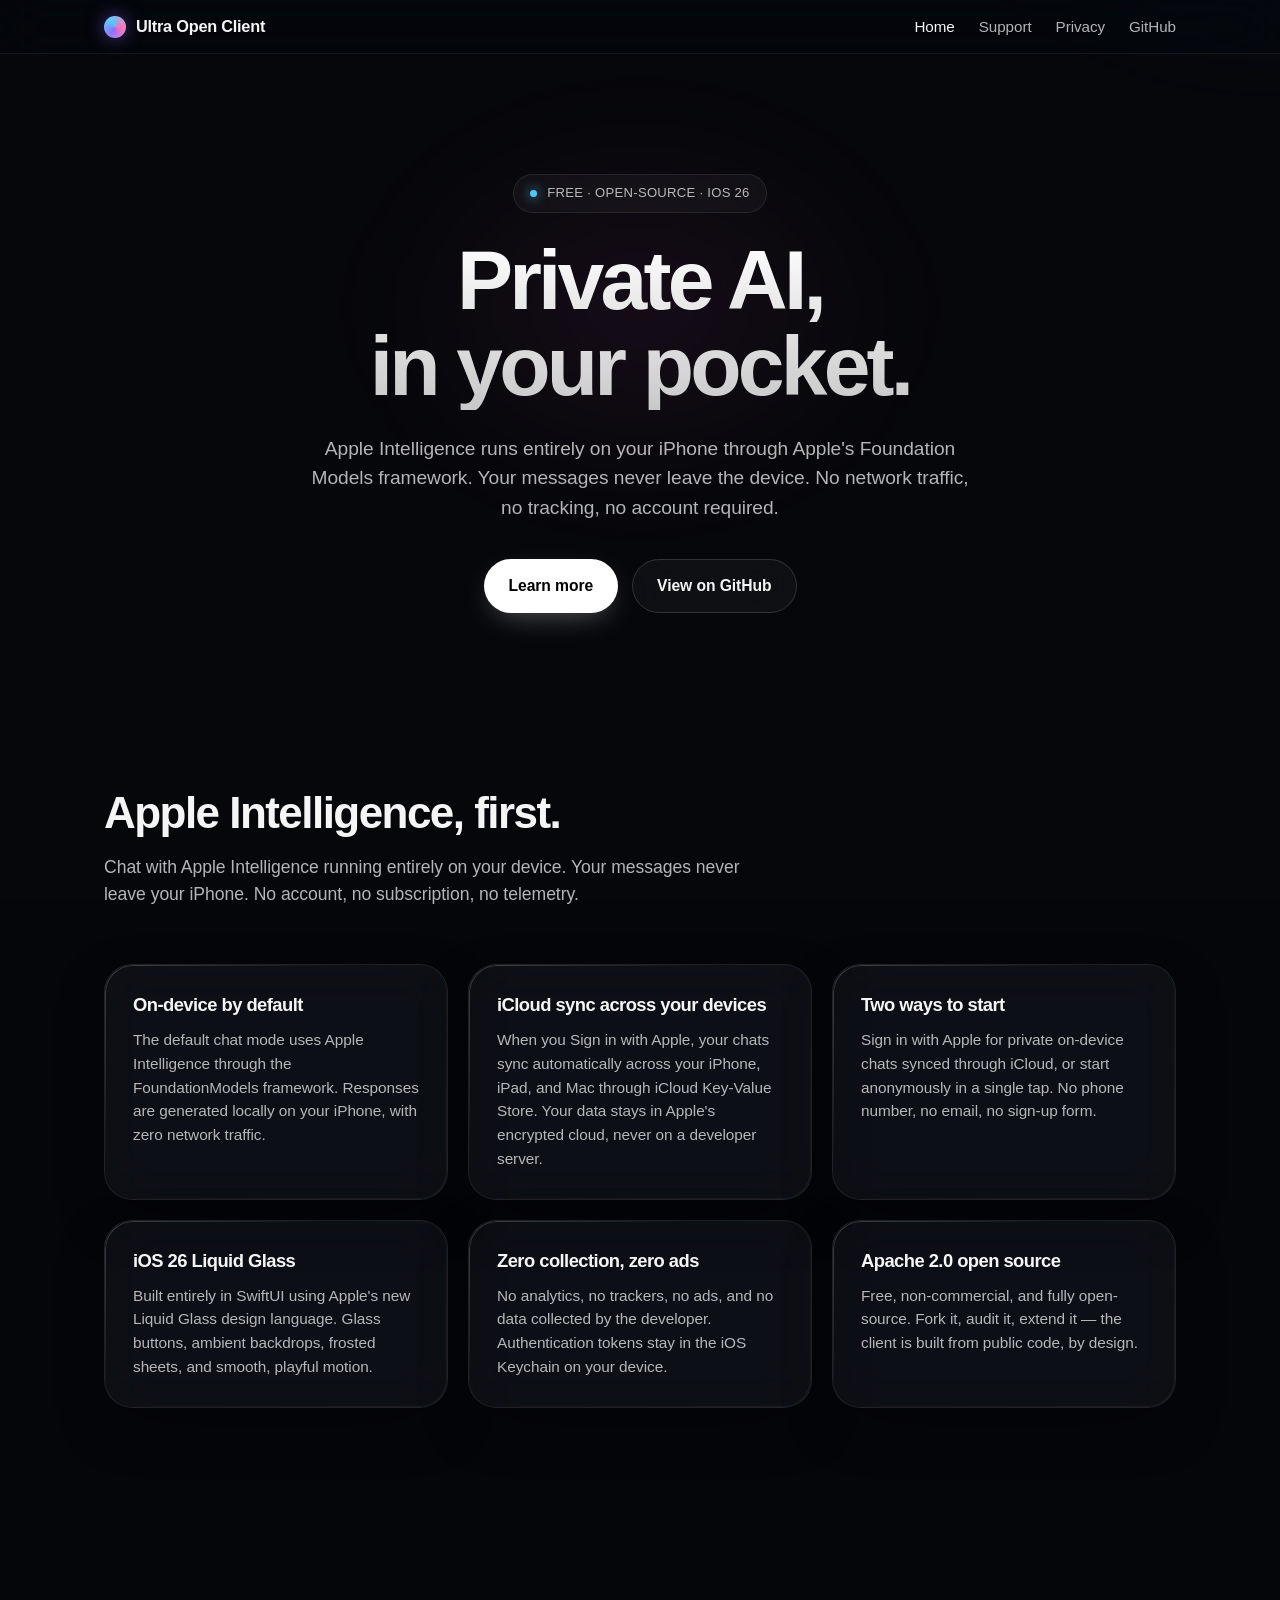
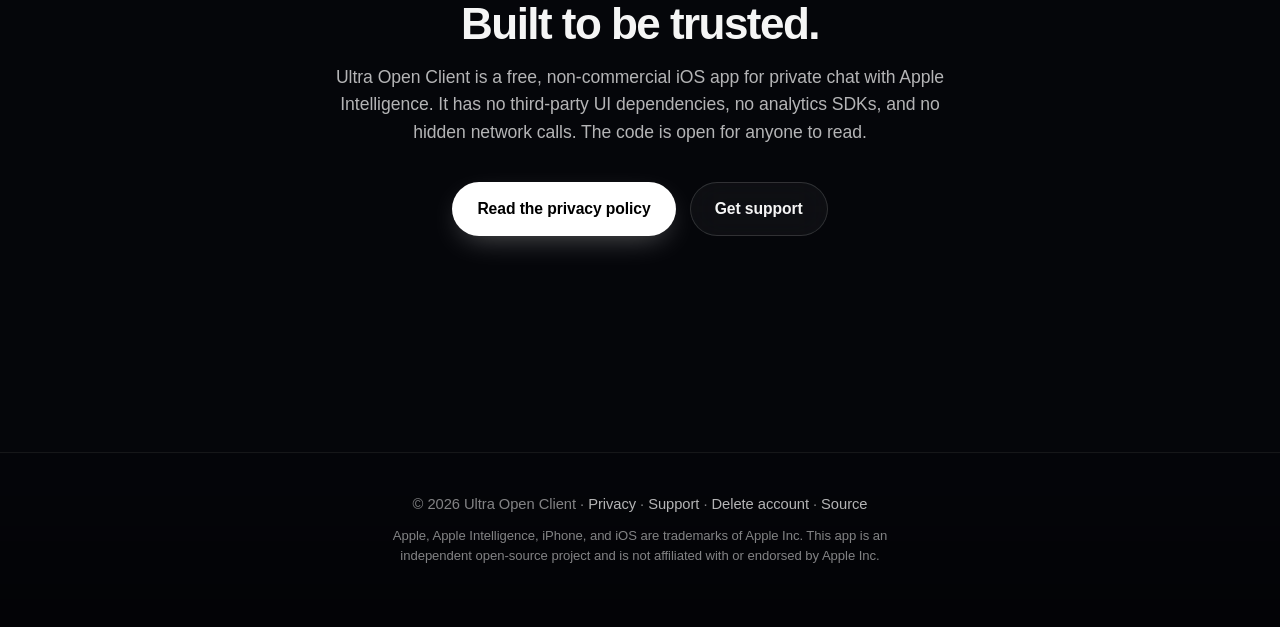
<file: index.html>
<!DOCTYPE html>
<html lang="en">
<head>
  <meta charset="UTF-8">
  <meta name="viewport" content="width=device-width, initial-scale=1.0, viewport-fit=cover">
  <meta name="theme-color" content="#05060a">
  <title>Ultra Open Client — Private AI in your pocket</title>
  <meta name="description" content="A free, open-source iOS app for private AI chat powered by Apple Intelligence. Runs entirely on your iPhone with no network access, no tracking, and no account required.">

  <meta property="og:title" content="Ultra Open Client">
  <meta property="og:description" content="Private AI in your pocket. Apple Intelligence runs on-device with zero network and zero tracking. Free, open-source, iOS 26 Liquid Glass.">
  <meta property="og:type" content="website">
  <meta property="og:url" content="https://dmitriybagrov92.github.io/open-ai-client-ios/">

  <link rel="stylesheet" href="assets/styles.css">
  <link rel="icon" href="data:image/svg+xml,%3Csvg%20xmlns%3D%22http%3A%2F%2Fwww.w3.org%2F2000%2Fsvg%22%20viewBox%3D%220%200%20100%20100%22%3E%3Cdefs%3E%3ClinearGradient%20id%3D%22g%22%20x1%3D%220%22%20y1%3D%220%22%20x2%3D%221%22%20y2%3D%221%22%3E%3Cstop%20offset%3D%220%25%22%20stop-color%3D%22%238a6bff%22%2F%3E%3Cstop%20offset%3D%22100%25%22%20stop-color%3D%22%234ec9ff%22%2F%3E%3C%2FlinearGradient%3E%3C%2Fdefs%3E%3Ccircle%20cx%3D%2250%22%20cy%3D%2250%22%20r%3D%2244%22%20fill%3D%22url(%23g)%22%2F%3E%3C%2Fsvg%3E">
</head>
<body>
  <header class="nav">
    <div class="nav-inner">
      <a class="brand" href="index.html">
        <span class="brand-dot" aria-hidden="true"></span>
        Ultra Open Client
      </a>
      <nav>
        <a href="index.html" aria-current="page">Home</a>
        <a href="support.html">Support</a>
        <a href="privacy.html">Privacy</a>
        <a href="https://github.com/DmitriyBagrov92/open-ai-client-ios" target="_blank" rel="noopener" class="hide-mobile">GitHub</a>
      </nav>
    </div>
  </header>

  <main>
    <section class="hero">
      <div class="hero-inner">
        <span class="chip">Free · Open-source · iOS 26</span>
        <h1>Private AI,<br>in your pocket.</h1>
        <p class="lede">Apple Intelligence runs entirely on your iPhone through Apple's Foundation Models framework. Your messages never leave the device. No network traffic, no tracking, no account required.</p>
        <div class="cta-row">
          <a class="btn btn-primary" href="#features">Learn more</a>
          <a class="btn btn-ghost" href="https://github.com/DmitriyBagrov92/open-ai-client-ios" target="_blank" rel="noopener">View on GitHub</a>
        </div>
      </div>
    </section>

    <section id="features" class="section">
      <div class="container">
        <h2>Apple Intelligence, first.</h2>
        <p class="section-lead">Chat with Apple Intelligence running entirely on your device. Your messages never leave your iPhone. No account, no subscription, no telemetry.</p>

        <div class="card-grid">
          <div class="glass-card">
            <h3>On-device by default</h3>
            <p>The default chat mode uses Apple Intelligence through the FoundationModels framework. Responses are generated locally on your iPhone, with zero network traffic.</p>
          </div>
          <div class="glass-card">
            <h3>iCloud sync across your devices</h3>
            <p>When you Sign in with Apple, your chats sync automatically across your iPhone, iPad, and Mac through iCloud Key-Value Store. Your data stays in Apple's encrypted cloud, never on a developer server.</p>
          </div>
          <div class="glass-card">
            <h3>Two ways to start</h3>
            <p>Sign in with Apple for private on-device chats synced through iCloud, or start anonymously in a single tap. No phone number, no email, no sign-up form.</p>
          </div>
          <div class="glass-card">
            <h3>iOS 26 Liquid Glass</h3>
            <p>Built entirely in SwiftUI using Apple's new Liquid Glass design language. Glass buttons, ambient backdrops, frosted sheets, and smooth, playful motion.</p>
          </div>
          <div class="glass-card">
            <h3>Zero collection, zero ads</h3>
            <p>No analytics, no trackers, no ads, and no data collected by the developer. Authentication tokens stay in the iOS Keychain on your device.</p>
          </div>
          <div class="glass-card">
            <h3>Apache 2.0 open source</h3>
            <p>Free, non-commercial, and fully open-source. Fork it, audit it, extend it — the client is built from public code, by design.</p>
          </div>
        </div>
      </div>
    </section>

    <section class="section section-narrow">
      <div class="container">
        <h2>Built to be trusted.</h2>
        <p class="section-lead">Ultra Open Client is a free, non-commercial iOS app for private chat with Apple Intelligence. It has no third-party UI dependencies, no analytics SDKs, and no hidden network calls. The code is open for anyone to read.</p>
        <div class="cta-row">
          <a class="btn btn-primary" href="privacy.html">Read the privacy policy</a>
          <a class="btn btn-ghost" href="support.html">Get support</a>
        </div>
      </div>
    </section>
  </main>

  <footer>
    <div class="container footer-inner">
      <p>
        © 2026 Ultra Open Client ·
        <a href="privacy.html">Privacy</a> ·
        <a href="support.html">Support</a> ·
        <a href="delete-account.html">Delete account</a> ·
        <a href="https://github.com/DmitriyBagrov92/open-ai-client-ios" target="_blank" rel="noopener">Source</a>
      </p>
      <p class="small">Apple, Apple Intelligence, iPhone, and iOS are trademarks of Apple Inc. This app is an independent open-source project and is not affiliated with or endorsed by Apple Inc.</p>
    </div>
  </footer>
</body>
</html>
</file>
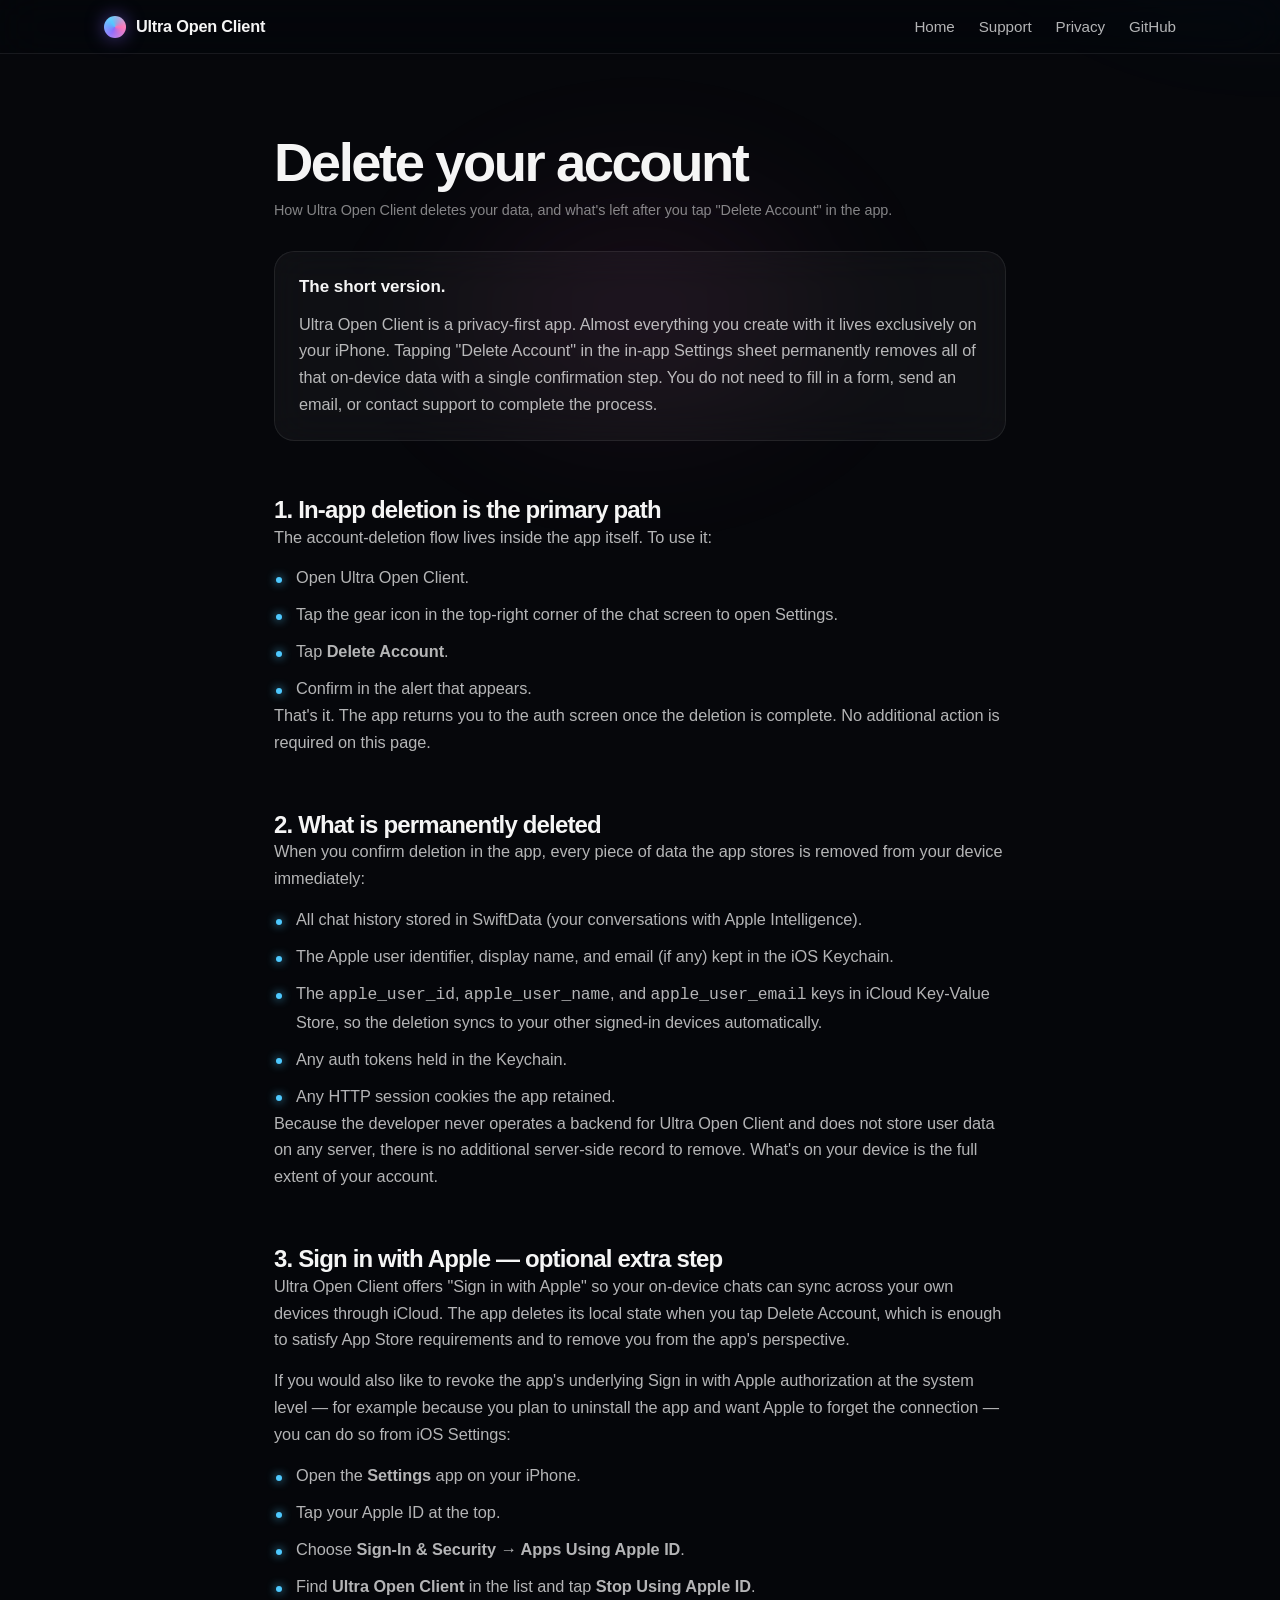
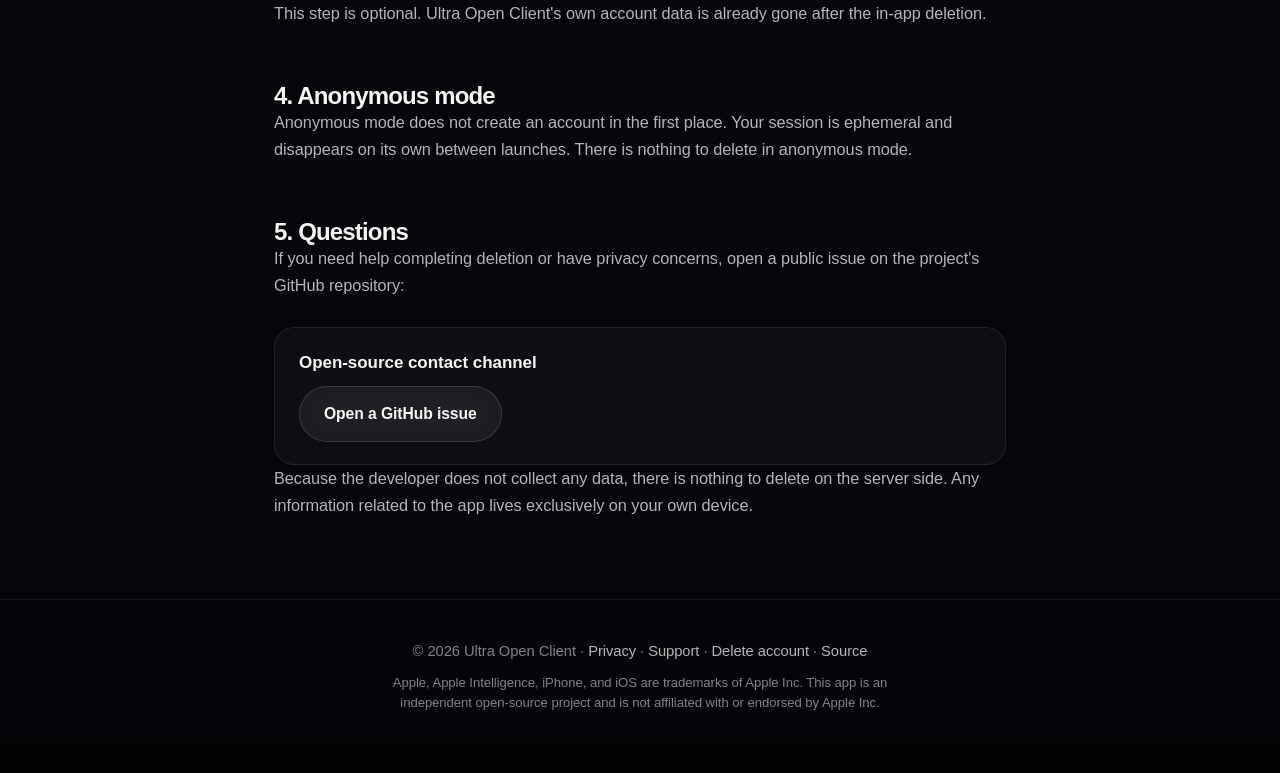
<file: delete-account.html>
<!DOCTYPE html>
<html lang="en">
<head>
  <meta charset="UTF-8">
  <meta name="viewport" content="width=device-width, initial-scale=1.0, viewport-fit=cover">
  <meta name="theme-color" content="#05060a">
  <title>Delete your account — Ultra Open Client</title>
  <meta name="description" content="How to delete your Ultra Open Client account and what happens to your data when you do.">

  <link rel="stylesheet" href="assets/styles.css">
  <link rel="icon" href="data:image/svg+xml,%3Csvg%20xmlns%3D%22http%3A%2F%2Fwww.w3.org%2F2000%2Fsvg%22%20viewBox%3D%220%200%20100%20100%22%3E%3Cdefs%3E%3ClinearGradient%20id%3D%22g%22%20x1%3D%220%22%20y1%3D%220%22%20x2%3D%221%22%20y2%3D%221%22%3E%3Cstop%20offset%3D%220%25%22%20stop-color%3D%22%238a6bff%22%2F%3E%3Cstop%20offset%3D%22100%25%22%20stop-color%3D%22%234ec9ff%22%2F%3E%3C%2FlinearGradient%3E%3C%2Fdefs%3E%3Ccircle%20cx%3D%2250%22%20cy%3D%2250%22%20r%3D%2244%22%20fill%3D%22url(%23g)%22%2F%3E%3C%2Fsvg%3E">
</head>
<body>
  <header class="nav">
    <div class="nav-inner">
      <a class="brand" href="index.html">
        <span class="brand-dot" aria-hidden="true"></span>
        Ultra Open Client
      </a>
      <nav>
        <a href="index.html">Home</a>
        <a href="support.html">Support</a>
        <a href="privacy.html">Privacy</a>
        <a href="https://github.com/DmitriyBagrov92/open-ai-client-ios" target="_blank" rel="noopener" class="hide-mobile">GitHub</a>
      </nav>
    </div>
  </header>

  <main class="doc">
    <div class="container">
      <h1>Delete your account</h1>
      <p class="meta">How Ultra Open Client deletes your data, and what's left after you tap "Delete Account" in the app.</p>

      <div class="callout">
        <strong>The short version.</strong>
        <p style="margin-top:10px;">Ultra Open Client is a privacy-first app. Almost everything you create with it lives exclusively on your iPhone. Tapping "Delete Account" in the in-app Settings sheet permanently removes all of that on-device data with a single confirmation step. You do not need to fill in a form, send an email, or contact support to complete the process.</p>
      </div>

      <h2>1. In-app deletion is the primary path</h2>
      <p>The account-deletion flow lives inside the app itself. To use it:</p>
      <ul>
        <li>Open Ultra Open Client.</li>
        <li>Tap the gear icon in the top-right corner of the chat screen to open Settings.</li>
        <li>Tap <strong>Delete Account</strong>.</li>
        <li>Confirm in the alert that appears.</li>
      </ul>
      <p>That's it. The app returns you to the auth screen once the deletion is complete. No additional action is required on this page.</p>

      <h2>2. What is permanently deleted</h2>
      <p>When you confirm deletion in the app, every piece of data the app stores is removed from your device immediately:</p>
      <ul>
        <li>All chat history stored in SwiftData (your conversations with Apple Intelligence).</li>
        <li>The Apple user identifier, display name, and email (if any) kept in the iOS Keychain.</li>
        <li>The <code>apple_user_id</code>, <code>apple_user_name</code>, and <code>apple_user_email</code> keys in iCloud Key-Value Store, so the deletion syncs to your other signed-in devices automatically.</li>
        <li>Any auth tokens held in the Keychain.</li>
        <li>Any HTTP session cookies the app retained.</li>
      </ul>
      <p>Because the developer never operates a backend for Ultra Open Client and does not store user data on any server, there is no additional server-side record to remove. What's on your device is the full extent of your account.</p>

      <h2>3. Sign in with Apple — optional extra step</h2>
      <p>Ultra Open Client offers "Sign in with Apple" so your on-device chats can sync across your own devices through iCloud. The app deletes its local state when you tap Delete Account, which is enough to satisfy App Store requirements and to remove you from the app's perspective.</p>
      <p>If you would also like to revoke the app's underlying Sign in with Apple authorization at the system level — for example because you plan to uninstall the app and want Apple to forget the connection — you can do so from iOS Settings:</p>
      <ul>
        <li>Open the <strong>Settings</strong> app on your iPhone.</li>
        <li>Tap your Apple ID at the top.</li>
        <li>Choose <strong>Sign-In &amp; Security → Apps Using Apple ID</strong>.</li>
        <li>Find <strong>Ultra Open Client</strong> in the list and tap <strong>Stop Using Apple ID</strong>.</li>
      </ul>
      <p>This step is optional. Ultra Open Client's own account data is already gone after the in-app deletion.</p>

      <h2>4. Anonymous mode</h2>
      <p>Anonymous mode does not create an account in the first place. Your session is ephemeral and disappears on its own between launches. There is nothing to delete in anonymous mode.</p>

      <h2>5. Questions</h2>
      <p>If you need help completing deletion or have privacy concerns, open a public issue on the project's GitHub repository:</p>
      <div class="callout">
        <strong>Open-source contact channel</strong>
        <p style="margin-top:10px;">
          <a class="btn btn-ghost" href="https://github.com/DmitriyBagrov92/open-ai-client-ios/issues/new" target="_blank" rel="noopener">Open a GitHub issue</a>
        </p>
      </div>
      <p>Because the developer does not collect any data, there is nothing to delete on the server side. Any information related to the app lives exclusively on your own device.</p>
    </div>
  </main>

  <footer>
    <div class="container footer-inner">
      <p>
        © 2026 Ultra Open Client ·
        <a href="privacy.html">Privacy</a> ·
        <a href="support.html">Support</a> ·
        <a href="delete-account.html">Delete account</a> ·
        <a href="https://github.com/DmitriyBagrov92/open-ai-client-ios" target="_blank" rel="noopener">Source</a>
      </p>
      <p class="small">Apple, Apple Intelligence, iPhone, and iOS are trademarks of Apple Inc. This app is an independent open-source project and is not affiliated with or endorsed by Apple Inc.</p>
    </div>
  </footer>
</body>
</html>
</file>
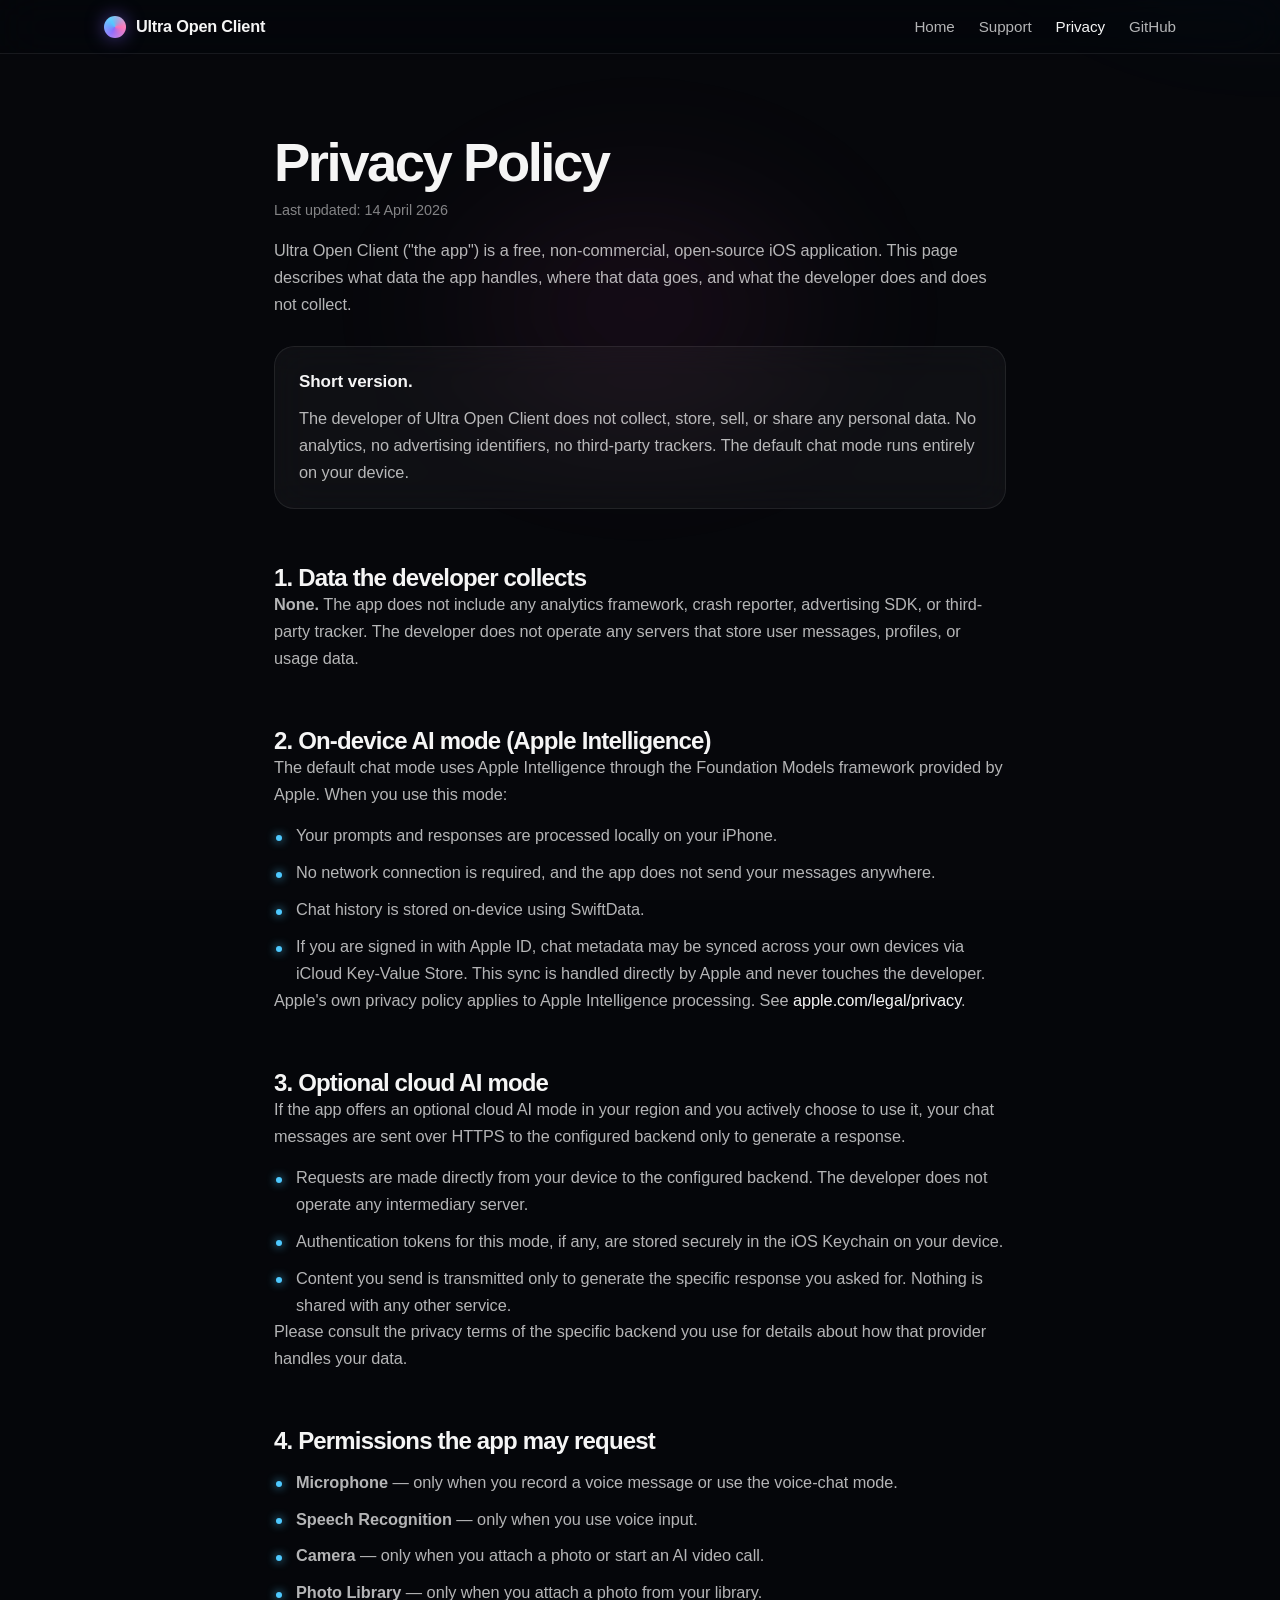
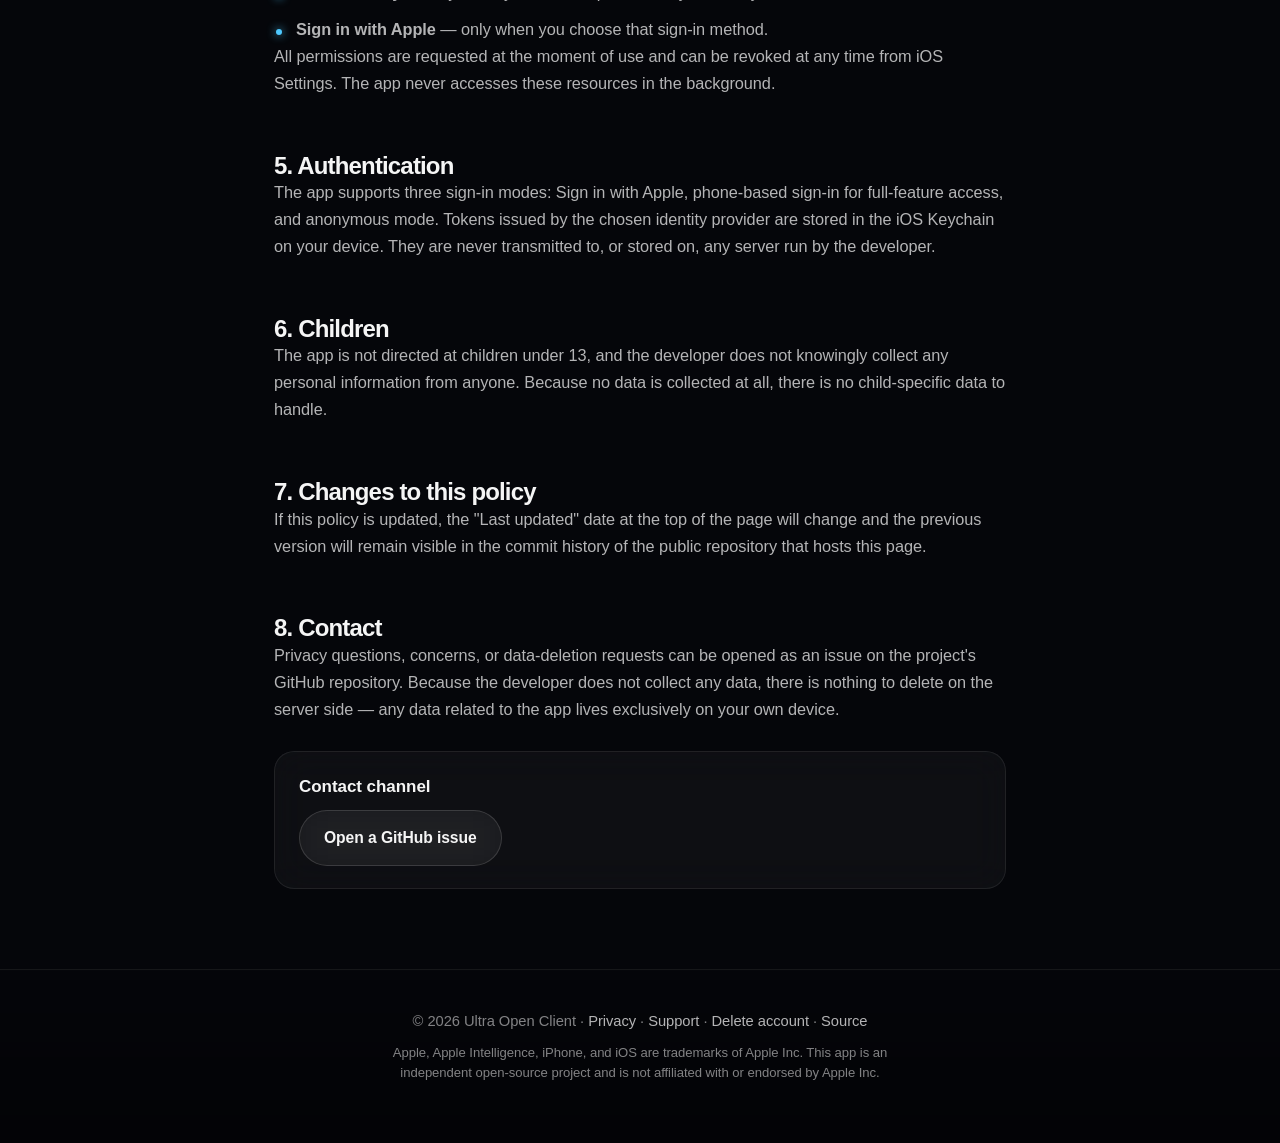
<file: privacy.html>
<!DOCTYPE html>
<html lang="en">
<head>
  <meta charset="UTF-8">
  <meta name="viewport" content="width=device-width, initial-scale=1.0, viewport-fit=cover">
  <meta name="theme-color" content="#05060a">
  <title>Privacy Policy — Ultra Open Client</title>
  <meta name="description" content="Privacy policy for Ultra Open Client, a free open-source iOS app for private AI chat powered by Apple Intelligence on-device.">

  <link rel="stylesheet" href="assets/styles.css">
  <link rel="icon" href="data:image/svg+xml,%3Csvg%20xmlns%3D%22http%3A%2F%2Fwww.w3.org%2F2000%2Fsvg%22%20viewBox%3D%220%200%20100%20100%22%3E%3Cdefs%3E%3ClinearGradient%20id%3D%22g%22%20x1%3D%220%22%20y1%3D%220%22%20x2%3D%221%22%20y2%3D%221%22%3E%3Cstop%20offset%3D%220%25%22%20stop-color%3D%22%238a6bff%22%2F%3E%3Cstop%20offset%3D%22100%25%22%20stop-color%3D%22%234ec9ff%22%2F%3E%3C%2FlinearGradient%3E%3C%2Fdefs%3E%3Ccircle%20cx%3D%2250%22%20cy%3D%2250%22%20r%3D%2244%22%20fill%3D%22url(%23g)%22%2F%3E%3C%2Fsvg%3E">
</head>
<body>
  <header class="nav">
    <div class="nav-inner">
      <a class="brand" href="index.html">
        <span class="brand-dot" aria-hidden="true"></span>
        Ultra Open Client
      </a>
      <nav>
        <a href="index.html">Home</a>
        <a href="support.html">Support</a>
        <a href="privacy.html" aria-current="page">Privacy</a>
        <a href="https://github.com/DmitriyBagrov92/open-ai-client-ios" target="_blank" rel="noopener" class="hide-mobile">GitHub</a>
      </nav>
    </div>
  </header>

  <main class="doc">
    <div class="container">
      <h1>Privacy Policy</h1>
      <p class="meta">Last updated: 14 April 2026</p>

      <p>Ultra Open Client ("the app") is a free, non-commercial, open-source iOS application. This page describes what data the app handles, where that data goes, and what the developer does and does not collect.</p>

      <div class="callout">
        <strong>Short version.</strong>
        <p style="margin-top:10px;">The developer of Ultra Open Client does not collect, store, sell, or share any personal data. No analytics, no advertising identifiers, no third-party trackers. The default chat mode runs entirely on your device.</p>
      </div>

      <h2>1. Data the developer collects</h2>
      <p><strong>None.</strong> The app does not include any analytics framework, crash reporter, advertising SDK, or third-party tracker. The developer does not operate any servers that store user messages, profiles, or usage data.</p>

      <h2>2. On-device AI mode (Apple Intelligence)</h2>
      <p>The default chat mode uses Apple Intelligence through the Foundation Models framework provided by Apple. When you use this mode:</p>
      <ul>
        <li>Your prompts and responses are processed locally on your iPhone.</li>
        <li>No network connection is required, and the app does not send your messages anywhere.</li>
        <li>Chat history is stored on-device using SwiftData.</li>
        <li>If you are signed in with Apple ID, chat metadata may be synced across your own devices via iCloud Key-Value Store. This sync is handled directly by Apple and never touches the developer.</li>
      </ul>
      <p>Apple's own privacy policy applies to Apple Intelligence processing. See <a href="https://www.apple.com/legal/privacy/" target="_blank" rel="noopener">apple.com/legal/privacy</a>.</p>

      <h2>3. Optional cloud AI mode</h2>
      <p>If the app offers an optional cloud AI mode in your region and you actively choose to use it, your chat messages are sent over HTTPS to the configured backend only to generate a response.</p>
      <ul>
        <li>Requests are made directly from your device to the configured backend. The developer does not operate any intermediary server.</li>
        <li>Authentication tokens for this mode, if any, are stored securely in the iOS Keychain on your device.</li>
        <li>Content you send is transmitted only to generate the specific response you asked for. Nothing is shared with any other service.</li>
      </ul>
      <p>Please consult the privacy terms of the specific backend you use for details about how that provider handles your data.</p>

      <h2>4. Permissions the app may request</h2>
      <ul>
        <li><strong>Microphone</strong> — only when you record a voice message or use the voice-chat mode.</li>
        <li><strong>Speech Recognition</strong> — only when you use voice input.</li>
        <li><strong>Camera</strong> — only when you attach a photo or start an AI video call.</li>
        <li><strong>Photo Library</strong> — only when you attach a photo from your library.</li>
        <li><strong>Sign in with Apple</strong> — only when you choose that sign-in method.</li>
      </ul>
      <p>All permissions are requested at the moment of use and can be revoked at any time from iOS Settings. The app never accesses these resources in the background.</p>

      <h2>5. Authentication</h2>
      <p>The app supports three sign-in modes: Sign in with Apple, phone-based sign-in for full-feature access, and anonymous mode. Tokens issued by the chosen identity provider are stored in the iOS Keychain on your device. They are never transmitted to, or stored on, any server run by the developer.</p>

      <h2>6. Children</h2>
      <p>The app is not directed at children under 13, and the developer does not knowingly collect any personal information from anyone. Because no data is collected at all, there is no child-specific data to handle.</p>

      <h2>7. Changes to this policy</h2>
      <p>If this policy is updated, the "Last updated" date at the top of the page will change and the previous version will remain visible in the commit history of the public repository that hosts this page.</p>

      <h2>8. Contact</h2>
      <p>Privacy questions, concerns, or data-deletion requests can be opened as an issue on the project's GitHub repository. Because the developer does not collect any data, there is nothing to delete on the server side — any data related to the app lives exclusively on your own device.</p>

      <div class="callout">
        <strong>Contact channel</strong>
        <p style="margin-top:10px;">
          <a class="btn btn-ghost" href="https://github.com/DmitriyBagrov92/open-ai-client-ios/issues/new" target="_blank" rel="noopener">Open a GitHub issue</a>
        </p>
      </div>
    </div>
  </main>

  <footer>
    <div class="container footer-inner">
      <p>
        © 2026 Ultra Open Client ·
        <a href="privacy.html">Privacy</a> ·
        <a href="support.html">Support</a> ·
        <a href="delete-account.html">Delete account</a> ·
        <a href="https://github.com/DmitriyBagrov92/open-ai-client-ios" target="_blank" rel="noopener">Source</a>
      </p>
      <p class="small">Apple, Apple Intelligence, iPhone, and iOS are trademarks of Apple Inc. This app is an independent open-source project and is not affiliated with or endorsed by Apple Inc.</p>
    </div>
  </footer>
</body>
</html>
</file>
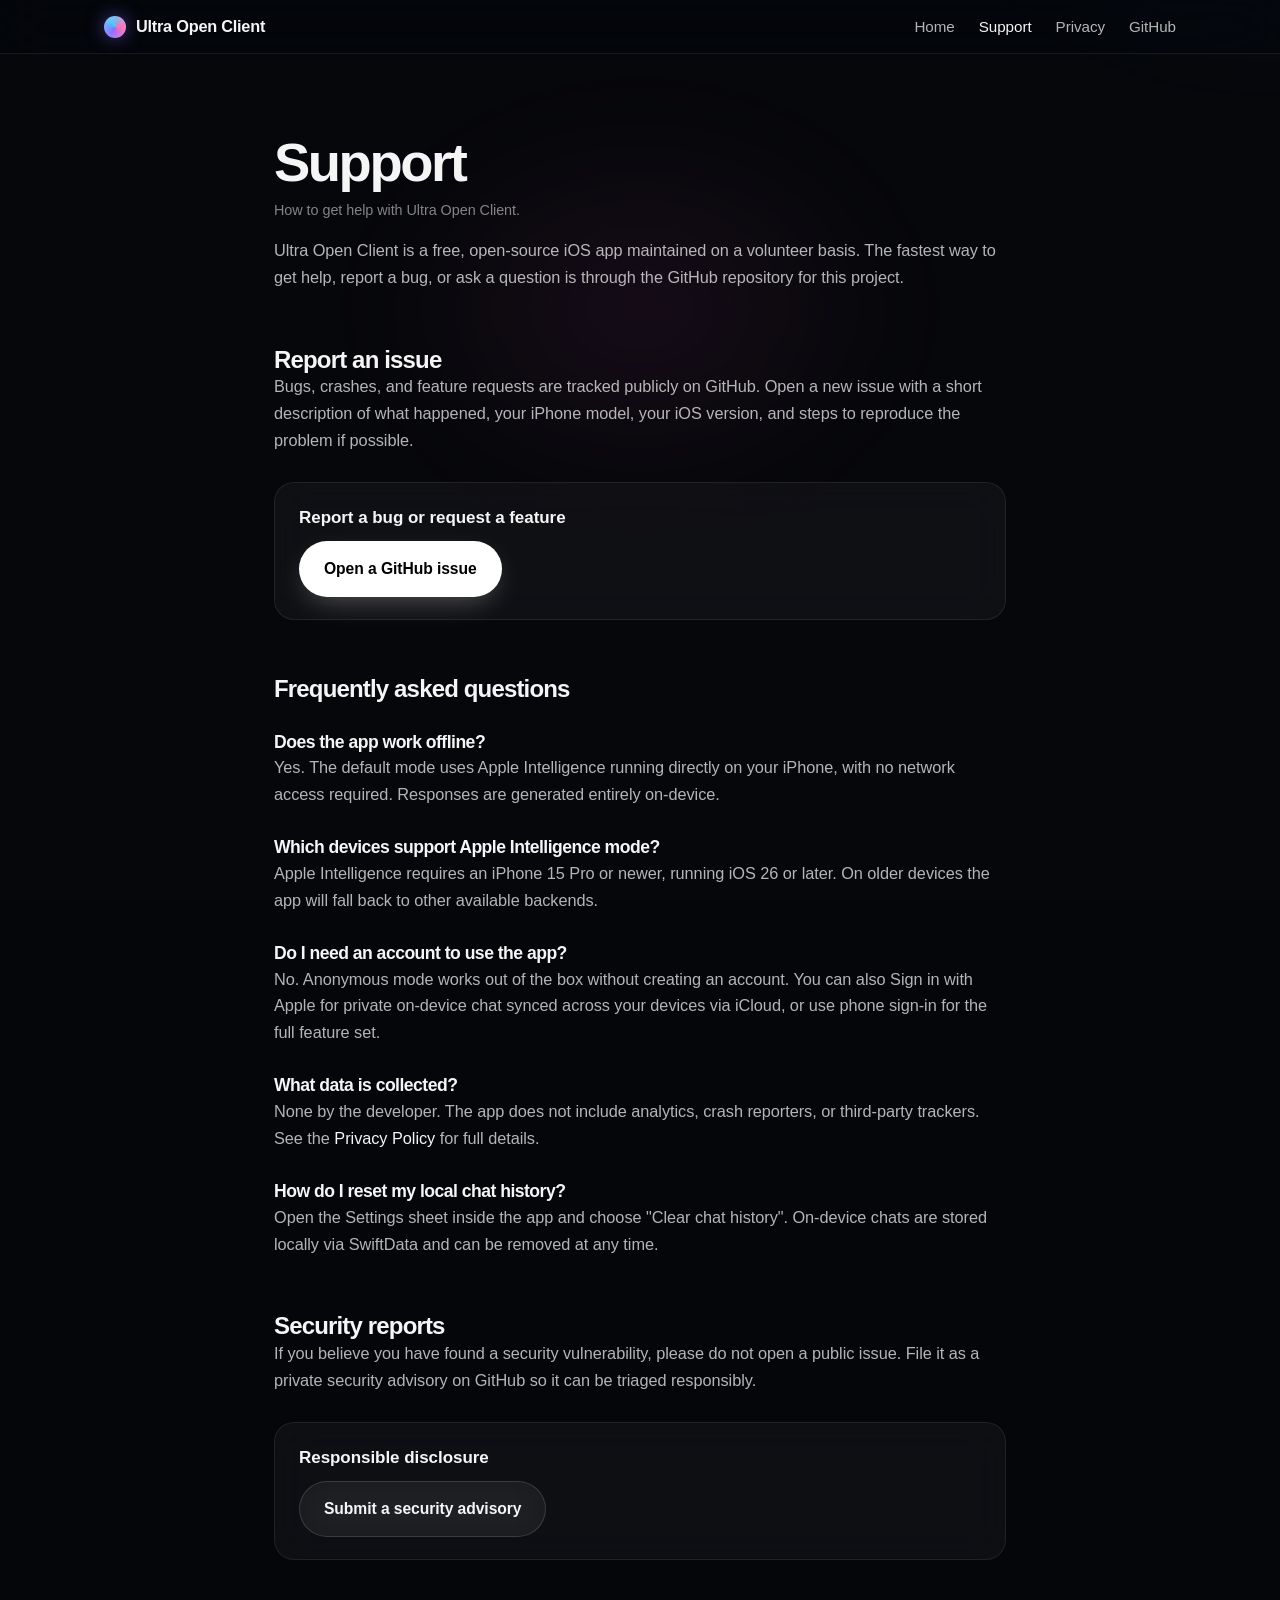
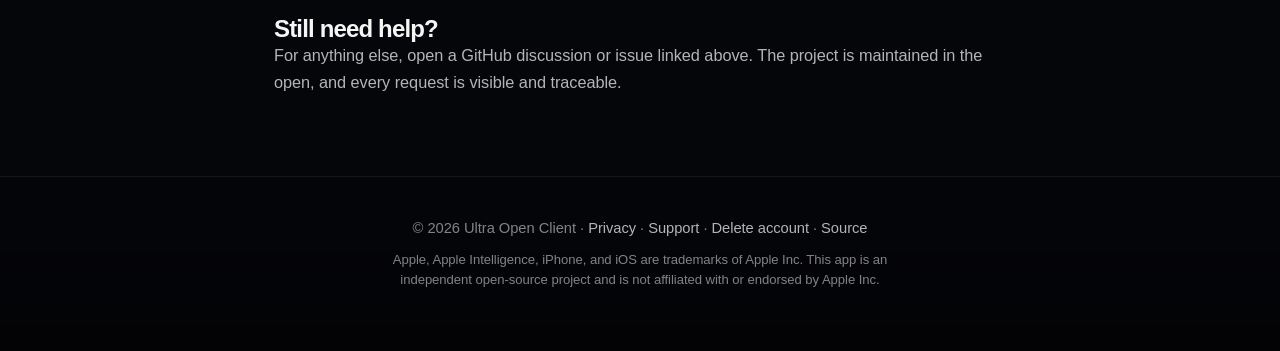
<file: support.html>
<!DOCTYPE html>
<html lang="en">
<head>
  <meta charset="UTF-8">
  <meta name="viewport" content="width=device-width, initial-scale=1.0, viewport-fit=cover">
  <meta name="theme-color" content="#05060a">
  <title>Support — Ultra Open Client</title>
  <meta name="description" content="Help, FAQ, and how to report issues for Ultra Open Client, a free open-source iOS app for private AI chat powered by Apple Intelligence on-device.">

  <link rel="stylesheet" href="assets/styles.css">
  <link rel="icon" href="data:image/svg+xml,%3Csvg%20xmlns%3D%22http%3A%2F%2Fwww.w3.org%2F2000%2Fsvg%22%20viewBox%3D%220%200%20100%20100%22%3E%3Cdefs%3E%3ClinearGradient%20id%3D%22g%22%20x1%3D%220%22%20y1%3D%220%22%20x2%3D%221%22%20y2%3D%221%22%3E%3Cstop%20offset%3D%220%25%22%20stop-color%3D%22%238a6bff%22%2F%3E%3Cstop%20offset%3D%22100%25%22%20stop-color%3D%22%234ec9ff%22%2F%3E%3C%2FlinearGradient%3E%3C%2Fdefs%3E%3Ccircle%20cx%3D%2250%22%20cy%3D%2250%22%20r%3D%2244%22%20fill%3D%22url(%23g)%22%2F%3E%3C%2Fsvg%3E">
</head>
<body>
  <header class="nav">
    <div class="nav-inner">
      <a class="brand" href="index.html">
        <span class="brand-dot" aria-hidden="true"></span>
        Ultra Open Client
      </a>
      <nav>
        <a href="index.html">Home</a>
        <a href="support.html" aria-current="page">Support</a>
        <a href="privacy.html">Privacy</a>
        <a href="https://github.com/DmitriyBagrov92/open-ai-client-ios" target="_blank" rel="noopener" class="hide-mobile">GitHub</a>
      </nav>
    </div>
  </header>

  <main class="doc">
    <div class="container">
      <h1>Support</h1>
      <p class="meta">How to get help with Ultra Open Client.</p>

      <p>Ultra Open Client is a free, open-source iOS app maintained on a volunteer basis. The fastest way to get help, report a bug, or ask a question is through the GitHub repository for this project.</p>

      <h2>Report an issue</h2>
      <p>Bugs, crashes, and feature requests are tracked publicly on GitHub. Open a new issue with a short description of what happened, your iPhone model, your iOS version, and steps to reproduce the problem if possible.</p>
      <div class="callout">
        <strong>Report a bug or request a feature</strong>
        <p style="margin-top:10px;">
          <a class="btn btn-primary" href="https://github.com/DmitriyBagrov92/open-ai-client-ios/issues/new" target="_blank" rel="noopener">Open a GitHub issue</a>
        </p>
      </div>

      <h2>Frequently asked questions</h2>

      <h3>Does the app work offline?</h3>
      <p>Yes. The default mode uses Apple Intelligence running directly on your iPhone, with no network access required. Responses are generated entirely on-device.</p>

      <h3>Which devices support Apple Intelligence mode?</h3>
      <p>Apple Intelligence requires an iPhone 15 Pro or newer, running iOS 26 or later. On older devices the app will fall back to other available backends.</p>

      <h3>Do I need an account to use the app?</h3>
      <p>No. Anonymous mode works out of the box without creating an account. You can also Sign in with Apple for private on-device chat synced across your devices via iCloud, or use phone sign-in for the full feature set.</p>

      <h3>What data is collected?</h3>
      <p>None by the developer. The app does not include analytics, crash reporters, or third-party trackers. See the <a href="privacy.html">Privacy Policy</a> for full details.</p>

      <h3>How do I reset my local chat history?</h3>
      <p>Open the Settings sheet inside the app and choose "Clear chat history". On-device chats are stored locally via SwiftData and can be removed at any time.</p>

      <h2>Security reports</h2>
      <p>If you believe you have found a security vulnerability, please do not open a public issue. File it as a private security advisory on GitHub so it can be triaged responsibly.</p>
      <div class="callout">
        <strong>Responsible disclosure</strong>
        <p style="margin-top:10px;">
          <a class="btn btn-ghost" href="https://github.com/DmitriyBagrov92/open-ai-client-ios/security/advisories/new" target="_blank" rel="noopener">Submit a security advisory</a>
        </p>
      </div>

      <h2>Still need help?</h2>
      <p>For anything else, open a GitHub discussion or issue linked above. The project is maintained in the open, and every request is visible and traceable.</p>
    </div>
  </main>

  <footer>
    <div class="container footer-inner">
      <p>
        © 2026 Ultra Open Client ·
        <a href="privacy.html">Privacy</a> ·
        <a href="support.html">Support</a> ·
        <a href="delete-account.html">Delete account</a> ·
        <a href="https://github.com/DmitriyBagrov92/open-ai-client-ios" target="_blank" rel="noopener">Source</a>
      </p>
      <p class="small">Apple, Apple Intelligence, iPhone, and iOS are trademarks of Apple Inc. This app is an independent open-source project and is not affiliated with or endorsed by Apple Inc.</p>
    </div>
  </footer>
</body>
</html>
</file>
<file: assets/styles.css>
/* ============================================================
   Ultra Open Client — Liquid Glass landing theme
   ============================================================ */

:root {
  --bg: #05060a;
  --bg-elevated: #0b0d14;
  --surface: rgba(255, 255, 255, 0.04);
  --surface-hover: rgba(255, 255, 255, 0.07);
  --border: rgba(255, 255, 255, 0.08);
  --border-strong: rgba(255, 255, 255, 0.14);

  --text: rgba(255, 255, 255, 0.96);
  --text-dim: rgba(255, 255, 255, 0.7);
  --text-muted: rgba(255, 255, 255, 0.5);

  --accent-1: #8a6bff;
  --accent-2: #4ec9ff;
  --accent-3: #ff6eb4;

  --radius-sm: 12px;
  --radius-md: 20px;
  --radius-lg: 28px;
  --radius-full: 9999px;

  --maxw: 1120px;

  --shadow-soft: 0 20px 60px -20px rgba(0, 0, 0, 0.6);
  --shadow-ring: 0 0 0 1px var(--border) inset;

  --font-display: -apple-system, BlinkMacSystemFont, "SF Pro Display",
    "SF Pro Text", "Helvetica Neue", Arial, sans-serif;
}

*,
*::before,
*::after {
  box-sizing: border-box;
}

html {
  scroll-behavior: smooth;
  -webkit-text-size-adjust: 100%;
}

body {
  margin: 0;
  background: var(--bg);
  color: var(--text);
  font-family: var(--font-display);
  font-size: 17px;
  line-height: 1.55;
  font-weight: 400;
  letter-spacing: -0.003em;
  -webkit-font-smoothing: antialiased;
  -moz-osx-font-smoothing: grayscale;
  min-height: 100svh;
  overflow-x: hidden;
}

/* ---------- Ambient aurora backdrop (covers the whole page) ---------- */

body::before {
  content: "";
  position: fixed;
  inset: -20vmax;
  pointer-events: none;
  z-index: -2;
  background:
    radial-gradient(
      ellipse 45vmax 35vmax at 20% -5%,
      rgba(138, 107, 255, 0.22),
      transparent 60%
    ),
    radial-gradient(
      ellipse 40vmax 30vmax at 85% 5%,
      rgba(78, 201, 255, 0.16),
      transparent 60%
    ),
    radial-gradient(
      ellipse 35vmax 25vmax at 50% 40%,
      rgba(255, 110, 180, 0.08),
      transparent 60%
    );
  filter: blur(50px) saturate(130%);
}

body::after {
  content: "";
  position: fixed;
  inset: 0;
  pointer-events: none;
  z-index: -1;
  background-image: radial-gradient(
    rgba(255, 255, 255, 0.035) 1px,
    transparent 1px
  );
  background-size: 2px 2px;
  mix-blend-mode: overlay;
  opacity: 0.7;
}

/* ---------- Typography ---------- */

h1,
h2,
h3,
h4 {
  margin: 0;
  font-weight: 600;
  letter-spacing: -0.03em;
  color: var(--text);
}

h1 {
  font-size: clamp(2.6rem, 7.5vw, 5.25rem);
  line-height: 1.03;
  font-weight: 700;
  letter-spacing: -0.045em;
}

h2 {
  font-size: clamp(1.75rem, 3.5vw, 2.75rem);
  line-height: 1.1;
  letter-spacing: -0.035em;
}

h3 {
  font-size: 1.15rem;
  line-height: 1.35;
  font-weight: 600;
}

p {
  margin: 0;
  color: var(--text-dim);
}

a {
  color: var(--text);
  text-decoration: none;
  transition: color 0.2s ease;
}

a:hover {
  color: #fff;
}

*:focus-visible {
  outline: 2px solid var(--accent-2);
  outline-offset: 3px;
  border-radius: 6px;
}

/* ---------- Layout containers ---------- */

.container {
  width: 100%;
  max-width: var(--maxw);
  margin: 0 auto;
  padding: 0 24px;
}

main {
  padding-bottom: 80px;
}

.section {
  padding: 96px 0;
}

.section-narrow .container {
  max-width: 780px;
  text-align: center;
}

.section-lead {
  color: var(--text-dim);
  font-size: 1.1rem;
  max-width: 640px;
  margin-top: 16px;
}

.section-narrow .section-lead {
  margin: 16px auto 0;
}

/* ---------- Nav ---------- */

.nav {
  position: sticky;
  top: 0;
  z-index: 50;
  padding: 14px 0;
  backdrop-filter: blur(24px) saturate(180%);
  -webkit-backdrop-filter: blur(24px) saturate(180%);
  background: rgba(5, 6, 10, 0.55);
  border-bottom: 1px solid var(--border);
}

.nav-inner {
  display: flex;
  align-items: center;
  justify-content: space-between;
  gap: 16px;
  max-width: var(--maxw);
  margin: 0 auto;
  padding: 0 24px;
}

.brand {
  font-weight: 600;
  letter-spacing: -0.015em;
  font-size: 1.02rem;
  display: inline-flex;
  align-items: center;
  gap: 10px;
}

.brand .brand-dot {
  width: 22px;
  height: 22px;
  border-radius: 999px;
  background: conic-gradient(
    from 210deg,
    var(--accent-1),
    var(--accent-2),
    var(--accent-3),
    var(--accent-1)
  );
  filter: blur(0.3px);
  box-shadow:
    0 0 18px rgba(138, 107, 255, 0.5),
    inset 0 0 8px rgba(255, 255, 255, 0.25);
}

.nav nav {
  display: flex;
  gap: 24px;
  align-items: center;
  font-size: 0.95rem;
}

.nav nav a {
  color: var(--text-dim);
}

.nav nav a:hover,
.nav nav a[aria-current="page"] {
  color: var(--text);
}

/* ---------- Hero ---------- */

.hero {
  position: relative;
  padding: 120px 0 80px;
  overflow: hidden;
}

.hero-inner {
  max-width: var(--maxw);
  margin: 0 auto;
  padding: 0 24px;
  text-align: center;
  position: relative;
  z-index: 1;
}

.chip {
  display: inline-flex;
  align-items: center;
  gap: 10px;
  padding: 8px 16px;
  border-radius: var(--radius-full);
  background: var(--surface);
  border: 1px solid var(--border);
  backdrop-filter: blur(20px);
  -webkit-backdrop-filter: blur(20px);
  font-size: 0.82rem;
  color: var(--text-dim);
  letter-spacing: 0.02em;
  text-transform: uppercase;
  font-weight: 500;
}

.chip::before {
  content: "";
  width: 7px;
  height: 7px;
  border-radius: 999px;
  background: var(--accent-2);
  box-shadow: 0 0 12px var(--accent-2);
}

.hero h1 {
  margin-top: 24px;
  background: linear-gradient(
    180deg,
    #ffffff 0%,
    rgba(255, 255, 255, 0.78) 100%
  );
  -webkit-background-clip: text;
  background-clip: text;
  color: transparent;
}

.hero .lede {
  max-width: 680px;
  margin: 24px auto 0;
  font-size: 1.2rem;
  line-height: 1.55;
  color: var(--text-dim);
}

.cta-row {
  margin-top: 36px;
  display: flex;
  gap: 14px;
  justify-content: center;
  flex-wrap: wrap;
}

.btn {
  display: inline-flex;
  align-items: center;
  justify-content: center;
  gap: 8px;
  padding: 14px 24px;
  border-radius: var(--radius-full);
  font-weight: 600;
  font-size: 0.98rem;
  letter-spacing: -0.005em;
  border: 1px solid transparent;
  cursor: pointer;
  transition: transform 0.15s ease, background 0.2s ease, border-color 0.2s ease;
}

.btn:active {
  transform: scale(0.97);
}

.btn-primary {
  background: #fff;
  color: #000;
  box-shadow:
    0 1px 0 0 rgba(255, 255, 255, 0.5) inset,
    0 10px 30px -10px rgba(255, 255, 255, 0.35);
}

.btn-primary:hover {
  color: #000;
  background: #f4f4f4;
}

.btn-ghost {
  background: var(--surface);
  border-color: var(--border-strong);
  color: var(--text);
  backdrop-filter: blur(18px);
  -webkit-backdrop-filter: blur(18px);
}

.btn-ghost:hover {
  background: var(--surface-hover);
  border-color: rgba(255, 255, 255, 0.24);
}

/* ---------- Glass card grid ---------- */

.card-grid {
  margin-top: 56px;
  display: grid;
  gap: 20px;
  grid-template-columns: repeat(auto-fit, minmax(280px, 1fr));
}

.glass-card {
  position: relative;
  padding: 28px;
  border-radius: var(--radius-lg);
  background: var(--surface);
  border: 1px solid var(--border);
  backdrop-filter: blur(24px) saturate(180%);
  -webkit-backdrop-filter: blur(24px) saturate(180%);
  box-shadow: var(--shadow-soft);
  overflow: hidden;
  transition: transform 0.25s ease, background 0.25s ease, border-color 0.25s ease;
}

.glass-card::before {
  content: "";
  position: absolute;
  inset: 0;
  border-radius: inherit;
  padding: 1px;
  background: linear-gradient(
    140deg,
    rgba(255, 255, 255, 0.22),
    rgba(255, 255, 255, 0) 40%,
    rgba(255, 255, 255, 0.06) 80%
  );
  -webkit-mask:
    linear-gradient(#000 0 0) content-box,
    linear-gradient(#000 0 0);
  -webkit-mask-composite: xor;
  mask-composite: exclude;
  pointer-events: none;
}

.glass-card:hover {
  transform: translateY(-3px);
  background: var(--surface-hover);
  border-color: var(--border-strong);
}

.glass-card h3 {
  margin-bottom: 10px;
}

.glass-card p {
  font-size: 0.96rem;
  color: var(--text-dim);
}

/* ---------- Document pages (support / privacy) ---------- */

.doc {
  padding: 80px 0 40px;
}

.doc .container {
  max-width: 780px;
}

.doc h1 {
  font-size: clamp(2.2rem, 5vw, 3.4rem);
  line-height: 1.05;
}

.doc h2 {
  margin-top: 56px;
  font-size: 1.5rem;
}

.doc h3 {
  margin-top: 28px;
  font-size: 1.1rem;
  color: var(--text);
}

.doc p,
.doc li {
  color: var(--text-dim);
  font-size: 1.02rem;
  line-height: 1.65;
}

.doc p + p {
  margin-top: 14px;
}

.doc ul {
  padding-left: 0;
  list-style: none;
  margin: 14px 0 0;
}

.doc ul li {
  position: relative;
  padding-left: 22px;
  margin-top: 10px;
}

.doc ul li::before {
  content: "";
  position: absolute;
  left: 2px;
  top: 0.78em;
  width: 6px;
  height: 6px;
  border-radius: 999px;
  background: var(--accent-2);
  box-shadow: 0 0 10px var(--accent-2);
}

.doc .meta {
  font-size: 0.9rem;
  color: var(--text-muted);
  margin-top: 8px;
}

.doc .callout {
  margin-top: 28px;
  padding: 22px 24px;
  border-radius: var(--radius-md);
  background: var(--surface);
  border: 1px solid var(--border);
  backdrop-filter: blur(18px);
  -webkit-backdrop-filter: blur(18px);
}

.doc .callout strong {
  color: var(--text);
}

/* ---------- Footer ---------- */

footer {
  margin-top: 40px;
  padding: 40px 0 60px;
  border-top: 1px solid var(--border);
  background: linear-gradient(
    180deg,
    transparent 0%,
    rgba(0, 0, 0, 0.4) 100%
  );
}

.footer-inner {
  display: flex;
  flex-direction: column;
  gap: 10px;
  align-items: center;
  text-align: center;
}

.footer-inner p {
  font-size: 0.92rem;
  color: var(--text-muted);
}

.footer-inner .small {
  font-size: 0.82rem;
  color: var(--text-muted);
  max-width: 560px;
}

.footer-inner a {
  color: var(--text-dim);
}

.footer-inner a:hover {
  color: var(--text);
}

/* ---------- Responsive tweaks ---------- */

@media (max-width: 720px) {
  .section {
    padding: 72px 0;
  }

  .hero {
    padding: 80px 0 56px;
  }

  .nav nav {
    gap: 16px;
    font-size: 0.9rem;
  }

  .nav nav a.hide-mobile {
    display: none;
  }

  .glass-card {
    padding: 22px;
  }
}

@media (prefers-reduced-motion: reduce) {
  html {
    scroll-behavior: auto;
  }

  * {
    transition: none !important;
  }
}
</file>
